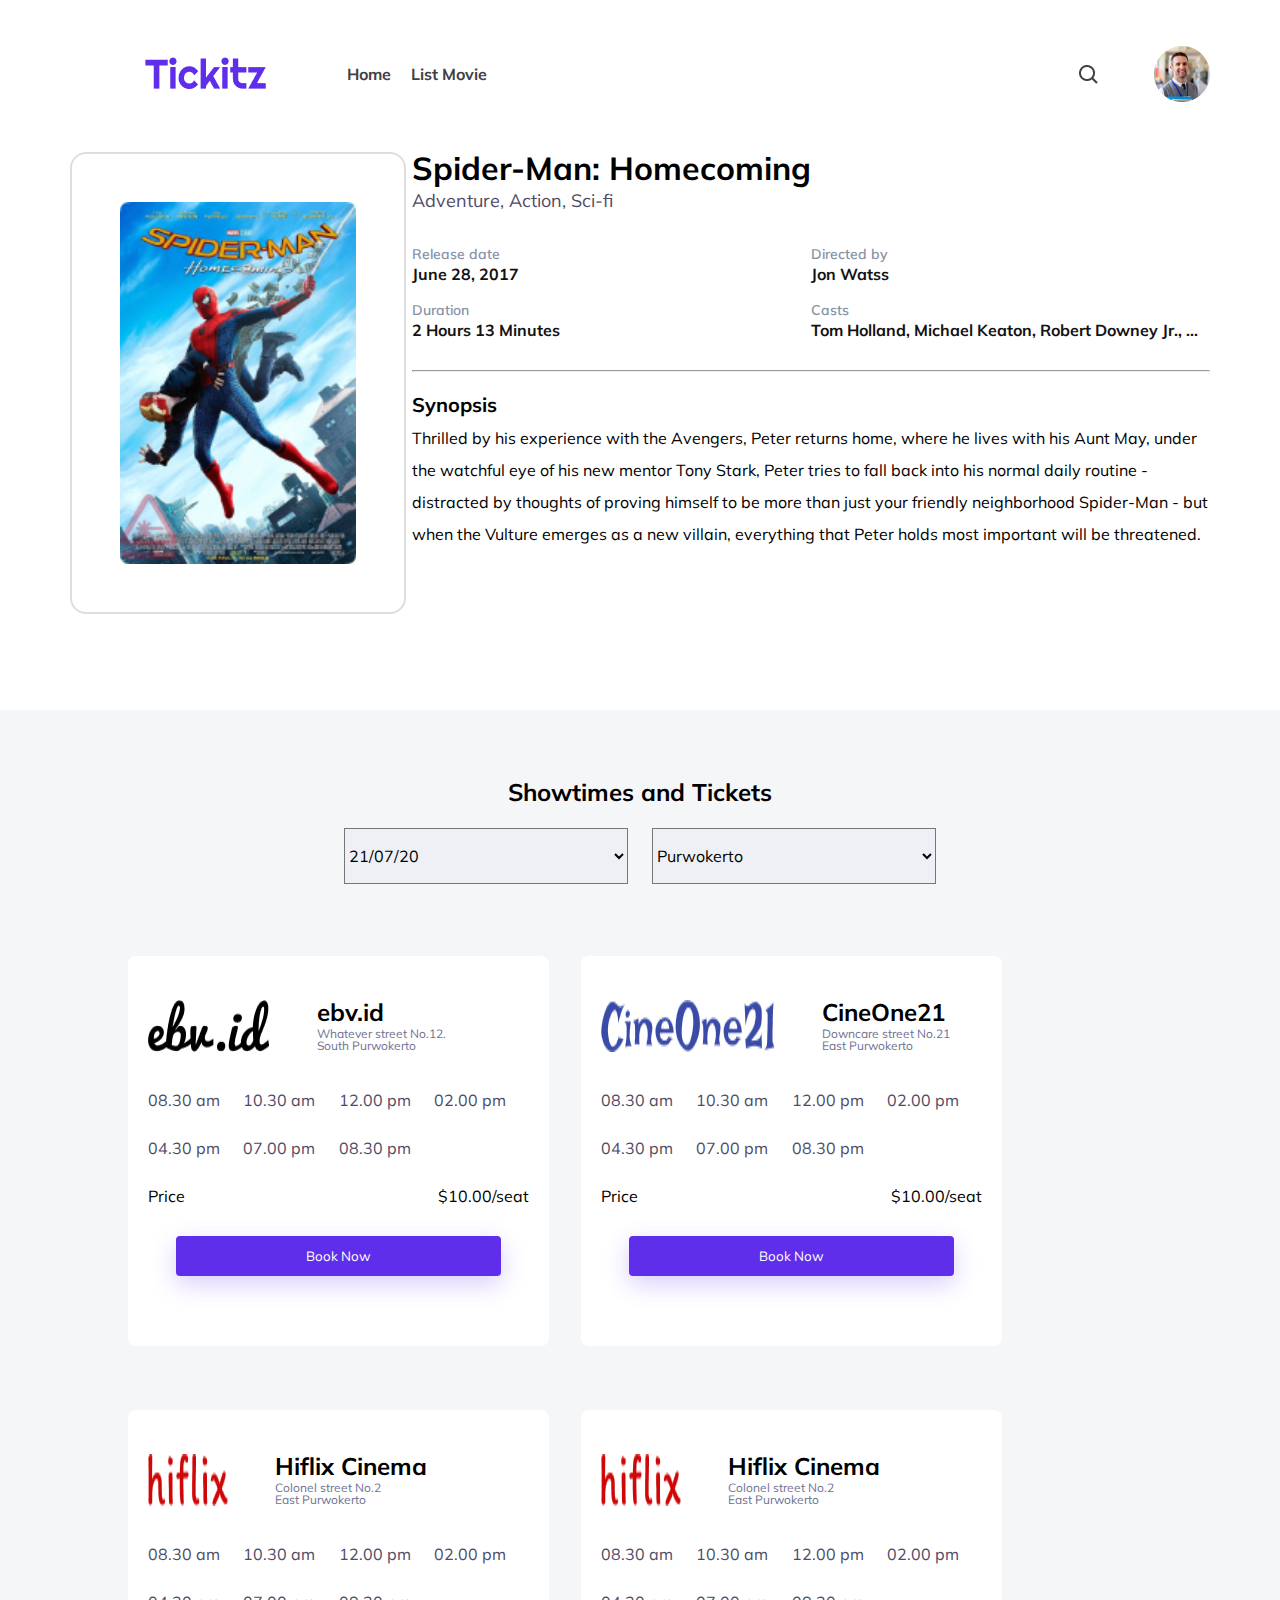
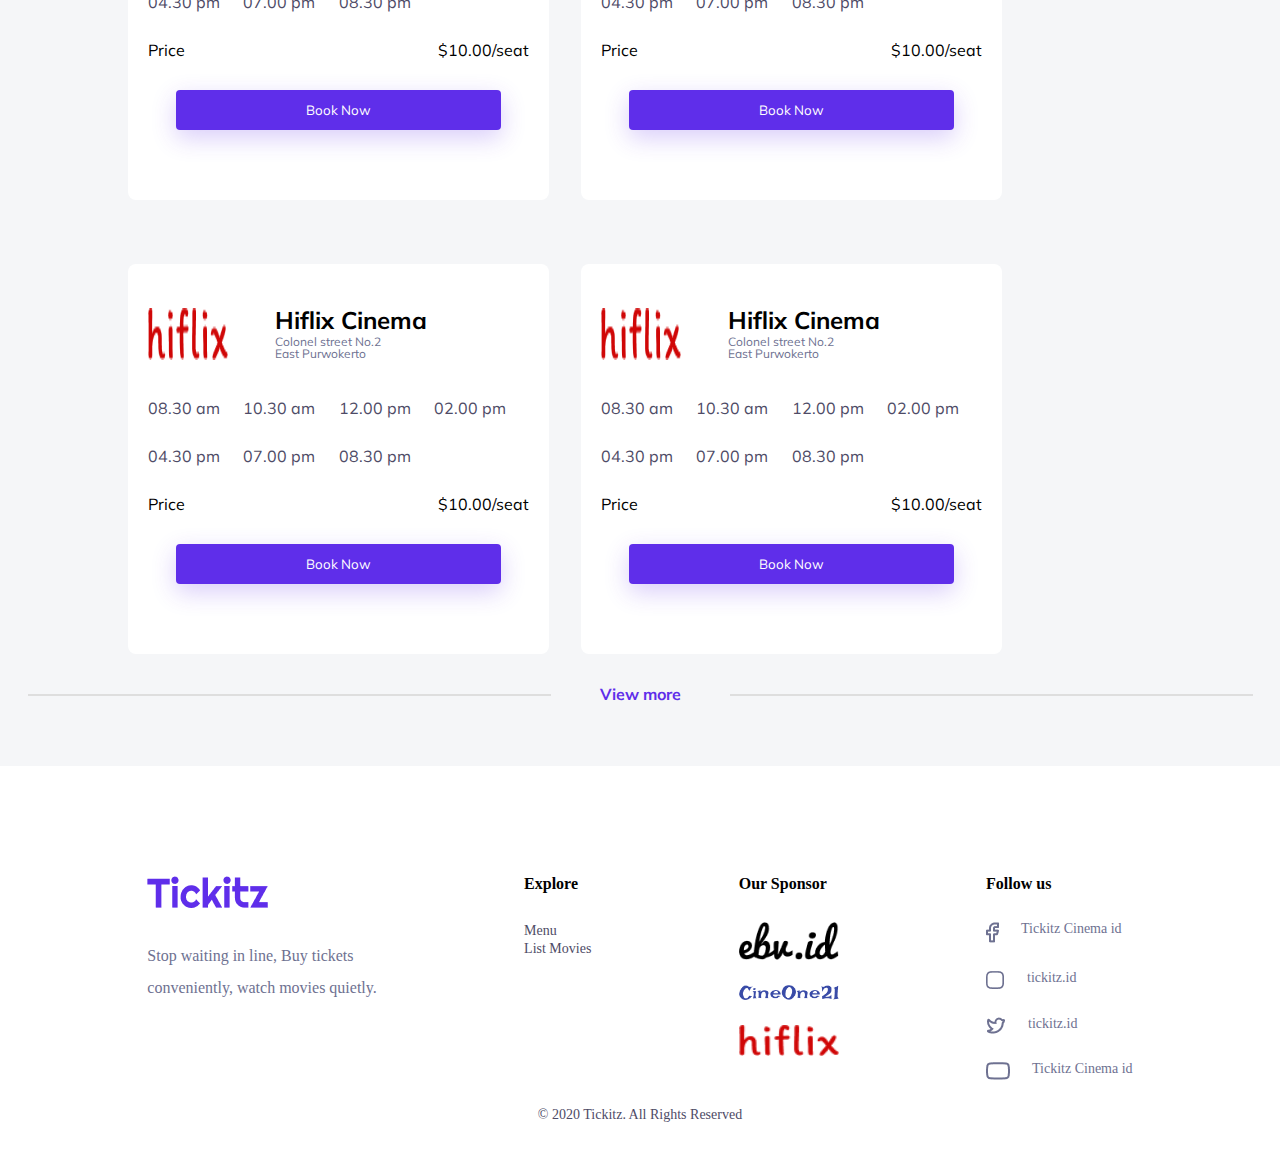
<file: detailsmovie.html>
<!DOCTYPE html>
<html lang="en">
<head>
    <meta charset="UTF-8">
    <meta name="viewport" content="width=device-width, initial-scale=1.0">
    <link rel="stylesheet" href="/css/detailsmovie.css">
    <link rel="preconnect" href="https://fonts.googleapis.com">
<link rel="preconnect" href="https://fonts.gstatic.com" crossorigin>
<link href="https://fonts.googleapis.com/css2?family=Mulish:wght@200&display=swap" rel="stylesheet">
    <title>Movie Details</title>
</head>
<body>
    <nav>
        <div class="left-section">
         <div class="logo">
             <img src="/image/Vector.png">
         </div>
         <ul class="menu">
             <li ><a href="home.html">Home</a></li>
             <li ><a href="detailsmovie.html">List Movie</a></li>
 
         </ul>
        </div>
        <div class="right-section">
         <img class="search" src="/image/search.png" >
         <img class="avatar" src="/image/Ellipse 11.png" >
        </div>
        <div class="menu-btn">
            <img src="/image/Group.png" alt="">
            
        </div>
        <ul class="menu-dropdown">
            <li><a href="home.html">Home</a></li>
            <li><a href="detailsmovie.html">List Movie</a></li>
            <li><a href="signin.html">Sign in</a></li>
            <li><a href="signup.html">Sign Up</a></li>
            <p>&#169; 2020 Tickitz. All Rights Reserved</p>
        </ul>
     </nav>
     <main class="movie-container">
        <div class="movie-logo">
            <div class="box">
                <img class="movie-banner" src="/image/movie1.png" alt="">
            </div>
        </div>
        <div class="movie-details">
            <div class="title">
                <h1>Spider-Man: Homecoming</h1>
            </div>
            <div class="genre">
                <h3>Adventure, Action, Sci-fi</h3>
            </div>
            <div class="details-container">
                <div class="details">
                    <p class="header">Release date</p>
                    <p class="caption">June 28, 2017</p>
                </div>
                <div class="details">
                    <p class="header">Directed by</p>
                    <p class="caption">Jon Watss</p>
                </div>
                <div class="details">
                    <p class="header">Duration</p>
                    <p class="caption">2 Hours 13 Minutes</p>
                </div>
                <div class="details">
                    <p class="header">Casts</p>
                    <p class="caption">Tom Holland, Michael Keaton, Robert Downey Jr., ...</p>
                </div>
            </div>
            <hr>
            <div class="synopsis">
                <p class="synopsis-title">Synopsis</p>
                <p class="caption">Thrilled by his experience with the Avengers, Peter returns home, 
                    where he lives with his Aunt May, under the watchful eye of his new mentor Tony Stark, 
                    Peter tries to fall back into his normal daily routine - distracted by thoughts of 
                    proving himself to be more than just your friendly neighborhood Spider-Man - 
                    but when the Vulture emerges as a new villain, everything that Peter holds most important 
                    will be threatened. </p>
            </div>
        </div>
     </main>

     <main class="showtime-tickets">
        <h1>Showtimes and Tickets</h1>
        <div class="date-location">
            <div class="date">
                <select name="" id="date">
                    <i class="fa fa-calendar left" aria-hidden="true"></i>
                    <option value="">21/07/20</option>
                </select>
            </div>
            <select name="Purwokerto" id="location">
                <option value="Purwokerto">Purwokerto</option>
                <option value="Sabang">Sabang</option>
                <option value="Merauke">Merauke</option>
                <option value="Bali">Bali</option></select>
        </div>
        
    <!-- studio container -->
    <div class="studio-container">
        <!-- studio 1 -->
        <div class="studio">
            <div class="studio-details"> 
                <img class="studio-img" src="/image/sponsor1.png" alt="">
                <div class="name-location">
                    <p class="studio-name">ebv.id</p>
                    <p class="studio-location">Whatever street No.12.<br> South Purwokerto</p>
                </div>
            </div>
                
           
           
       <div class="schedule"> 
        <p class="schedule-1">08.30 am</p>
        <p class="schedule-2">10.30 am</p>
        <p class="schedule-3">12.00 pm</p>
        <p class="schedule-4">02.00 pm</p>
        <p class="schedule-5">04.30 pm</p>
        <p class="schedule-6">07.00 pm</p>
        <p class="schedule-7">08.30 pm</p>
        </div>
        <div class="price">
            <p>Price</p>
            <p>$10.00/seat</p>
           </div>
            <button class="book-now">Book Now</button>
        </div>

        <!-- studio 2 -->
        <div class="studio">
            <div class="studio-details"> 
                <img class="studio-img" src="/image/sponsor2.png" alt="">
                <div class="name-location">
                    <p class="studio-name">CineOne21</p>
                    <p class="studio-location">Downcare street No.21<br> East Purwokerto</p>
                </div>
            </div>
                
           
           
       <div class="schedule"> 
        <p class="schedule-1">08.30 am</p>
        <p class="schedule-2">10.30 am</p>
        <p class="schedule-3">12.00 pm</p>
        <p class="schedule-4">02.00 pm</p>
        <p class="schedule-5">04.30 pm</p>
        <p class="schedule-6">07.00 pm</p>
        <p class="schedule-7">08.30 pm</p>
        </div>
        <div class="price">
            <p>Price</p>
            <p>$10.00/seat</p>
           </div>
            <button class="book-now">Book Now</button>
        </div>

        <!-- studio 3 -->
        <div class="studio">
            <div class="studio-details"> 
                <img class="studio-img" src="/image/sponsor3.png" alt="">
                <div class="name-location">
                    <p class="studio-name">Hiflix Cinema</p>
                    <p class="studio-location">Colonel street No.2<br> East Purwokerto</p>
                </div>
            </div>
                
           
           
       <div class="schedule"> 
        <p class="schedule-1">08.30 am</p>
        <p class="schedule-2">10.30 am</p>
        <p class="schedule-3">12.00 pm</p>
        <p class="schedule-4">02.00 pm</p>
        <p class="schedule-5">04.30 pm</p>
        <p class="schedule-6">07.00 pm</p>
        <p class="schedule-7">08.30 pm</p>
        </div>
        <div class="price">
            <p>Price</p>
            <p>$10.00/seat</p>
           </div>
            <button class="book-now">Book Now</button>
        </div>

        <!-- studio 4 -->
        <div class="studio">
            <div class="studio-details"> 
                <img class="studio-img" src="/image/sponsor3.png" alt="">
                <div class="name-location">
                    <p class="studio-name">Hiflix Cinema</p>
                    <p class="studio-location">Colonel street No.2<br> East Purwokerto</p>
                </div>
            </div>
                
        
           
       <div class="schedule"> 
        <p class="schedule-1">08.30 am</p>
        <p class="schedule-2">10.30 am</p>
        <p class="schedule-3">12.00 pm</p>
        <p class="schedule-4">02.00 pm</p>
        <p class="schedule-5">04.30 pm</p>
        <p class="schedule-6">07.00 pm</p>
        <p class="schedule-7">08.30 pm</p>
        </div>
        <div class="price">
            <p>Price</p>
            <p>$10.00/seat</p>
           </div>
            <button class="book-now">Book Now</button>
        </div>

        <!-- studio 5 -->
        <div class="studio">
            <div class="studio-details"> 
                <img class="studio-img" src="/image/sponsor3.png" alt="">
                <div class="name-location">
                    <p class="studio-name">Hiflix Cinema</p>
                    <p class="studio-location">Colonel street No.2<br> East Purwokerto</p>
                </div>
            </div>
                
           
           
       <div class="schedule"> 
        <p class="schedule-1">08.30 am</p>
        <p class="schedule-2">10.30 am</p>
        <p class="schedule-3">12.00 pm</p>
        <p class="schedule-4">02.00 pm</p>
        <p class="schedule-5">04.30 pm</p>
        <p class="schedule-6">07.00 pm</p>
        <p class="schedule-7">08.30 pm</p>
        </div>
        <div class="price">
            <p>Price</p>
            <p>$10.00/seat</p>
           </div>
            <button class="book-now">Book Now</button>
        </div>

        <!-- studio 6 -->
        <div class="studio">
            <div class="studio-details"> 
                <img class="studio-img" src="/image/sponsor3.png" alt="">
                <div class="name-location">
                    <p class="studio-name">Hiflix Cinema</p>
                    <p class="studio-location">Colonel street No.2<br> East Purwokerto</p>
                </div>
            </div>
                
           
           
       <div class="schedule"> 
        <p class="schedule-1">08.30 am</p>
        <p class="schedule-2">10.30 am</p>
        <p class="schedule-3">12.00 pm</p>
        <p class="schedule-4">02.00 pm</p>
        <p class="schedule-5">04.30 pm</p>
        <p class="schedule-6">07.00 pm</p>
        <p class="schedule-7">08.30 pm</p>
        </div>
        <div class="price">
            <p>Price</p>
            <p>$10.00/seat</p>
           </div>
            <button class="book-now">Book Now</button>
        </div>
        <!-- end of main studio container div -->
        </div>
       <a href="#" class="view-more">View more</a>
     </main>


<!-- footer -->
     <footer>
        <div class="footer">
            <div class="tickitz">
                <img src="/image/Vector.png" alt="">
                <p>Stop waiting in line, Buy tickets <br>conveniently, watch movies quietly.</p>
            </div>
            <div class="explore">
                <h3>Explore</h3>
                <a href="#">Menu</a>
                <a href="#">List Movies</a>
                </ul>
            </div>
            <div class="sponsor">
                <h3>Our Sponsor</h3>
                <img src="/image/sponsor1.png" alt="">
                <img src="/image/sponsor2.png" alt="">
                <img src="/image/sponsor3.png" alt="">
            </div>
            <div class="social-media">
                <h3>Follow us</h3>
                <div class="socmed">
                    <img src="/image/fb.png" >
                    <p>Tickitz Cinema id</p>
                </div>
                
                <div class="socmed">
                    <img src="/image/instagram.png" >
                    <p>tickitz.id</p>
                </div>
                
                <div class="socmed">
                    <img src="/image/twitter.png" >
                    <p>tickitz.id</p>
                </div>
                
                <div class="socmed">
                    <img src="/image/youtube.png" >
                    <p>Tickitz Cinema id</p>
                </div>
            </div>
        </div>
        <p class="copyright">&#169; 2020 Tickitz. All Rights Reserved</p>
        </footer>
</body>

<script>
const menuBtn = document.querySelector('.menu-btn');
const menuDropdown = document.querySelector('.menu-dropdown');

menuBtn.addEventListener('click', () => {
  menuDropdown.classList.toggle('show-dropdown');
});
</script>
</html>
</file>
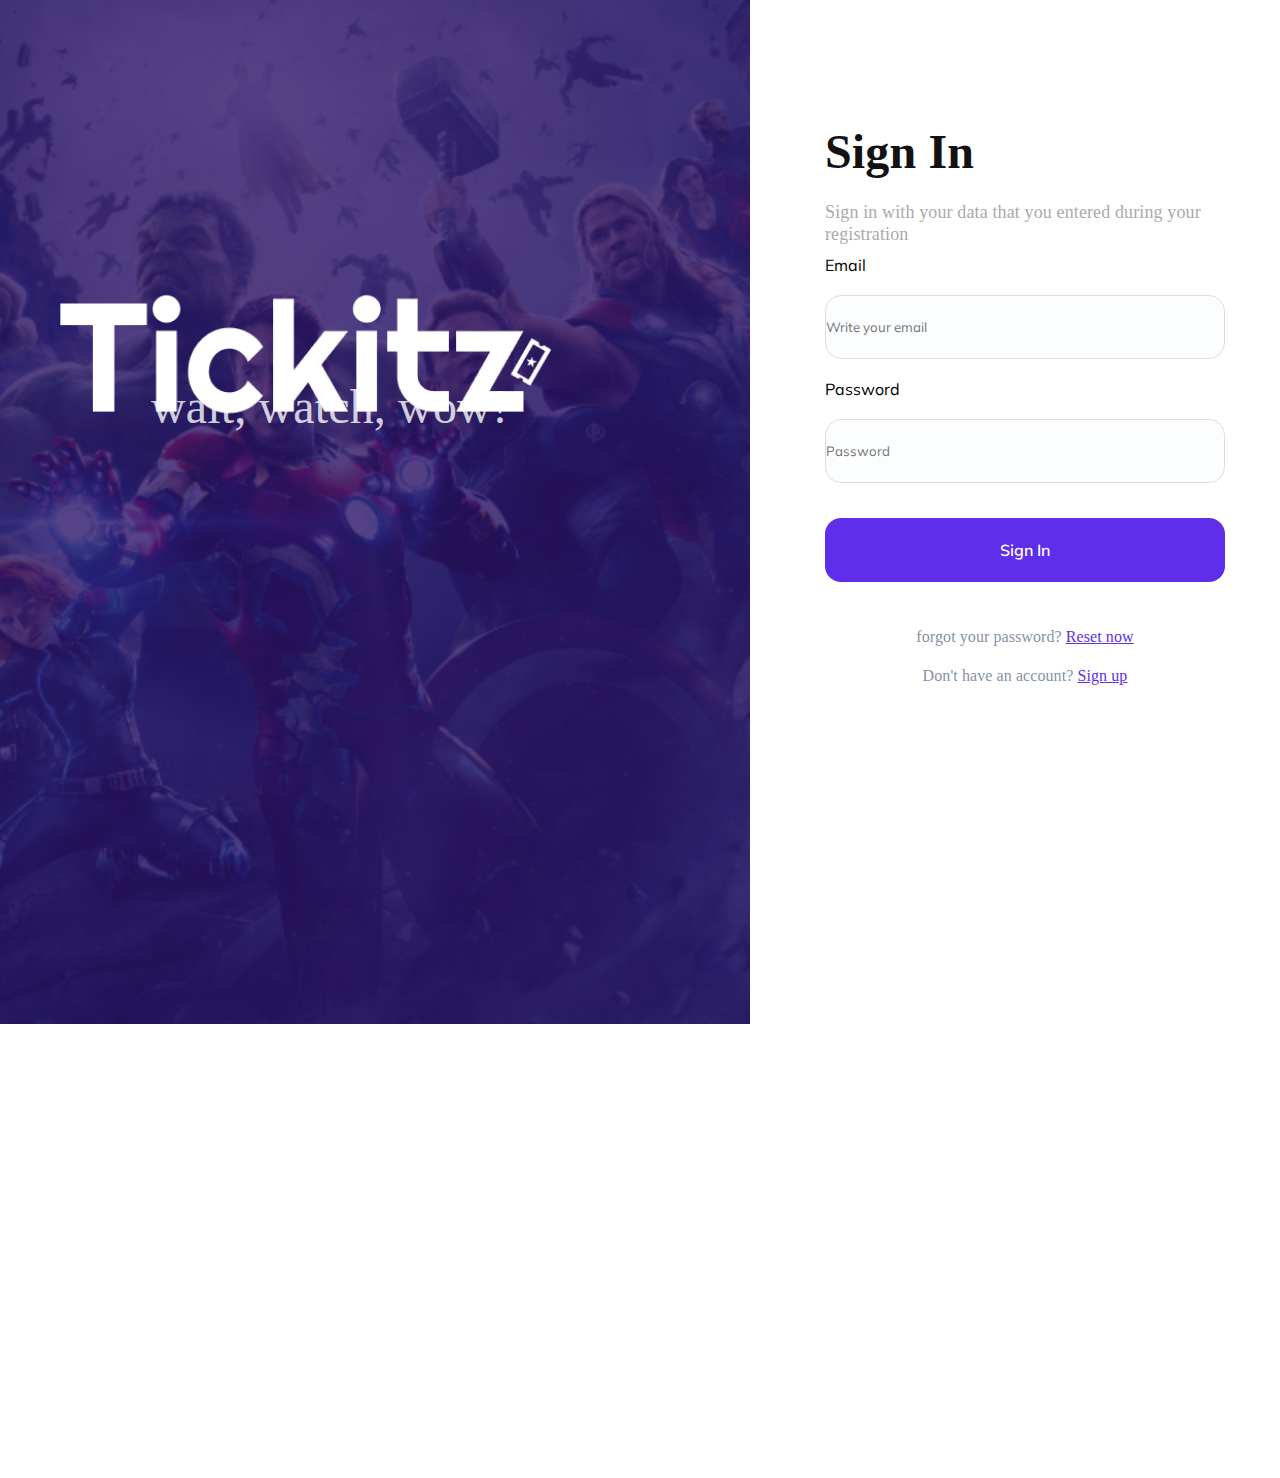
<file: signin.html>
<!DOCTYPE html>
<html lang="en">
<head>
    <meta charset="UTF-8">
    <meta name="viewport" content="width=device-width, initial-scale=1.0">
    <link rel="stylesheet" href="./css/Signin.css">
    <style>
        @import url('https://fonts.googleapis.com/css2?family=Mulish:ital,wght@0,200;0,600;1,400&display=swap');
      </style>
    <title>Sign In</title>
</head>
<body>
    <article>
        <div class="movie_bg">
            <div class="caption">
                <img class="bg" src="./image/Group 10.png" alt="#">
                <div class="main">
                    <label class="label1">wait, watch, wow!</label>
                    <img class="logo" src="./image/tickitz 1.png" alt="#">
                </div>

            </div>
        </div>
        <div class="signin-form">
            <div class="signin-txt">
                <img class="phoneLogo" src="./image/Tickitz biru.png" alt="#">
                <h2>Sign In</h2>
                <p>Sign in with your data that you entered during your registration</p>
            </div>
            <form class="newform">
                <label for="Email" class="formName">Email</label>
                <input class="formData" type="text" placeholder="Write your email">
                <label for="Password" class="formName">Password</label>
                <input class="formData" type="password" placeholder="Password">
                <button type="submit" class="signin-btn">Sign In</button>
                <p>forgot your password? <a href="#">Reset now</a></p>
                <p>Don't have an account? <a href="#">Sign up</a></p>
            </form>
        </div>
    </article>
</body>
</html>
</file>
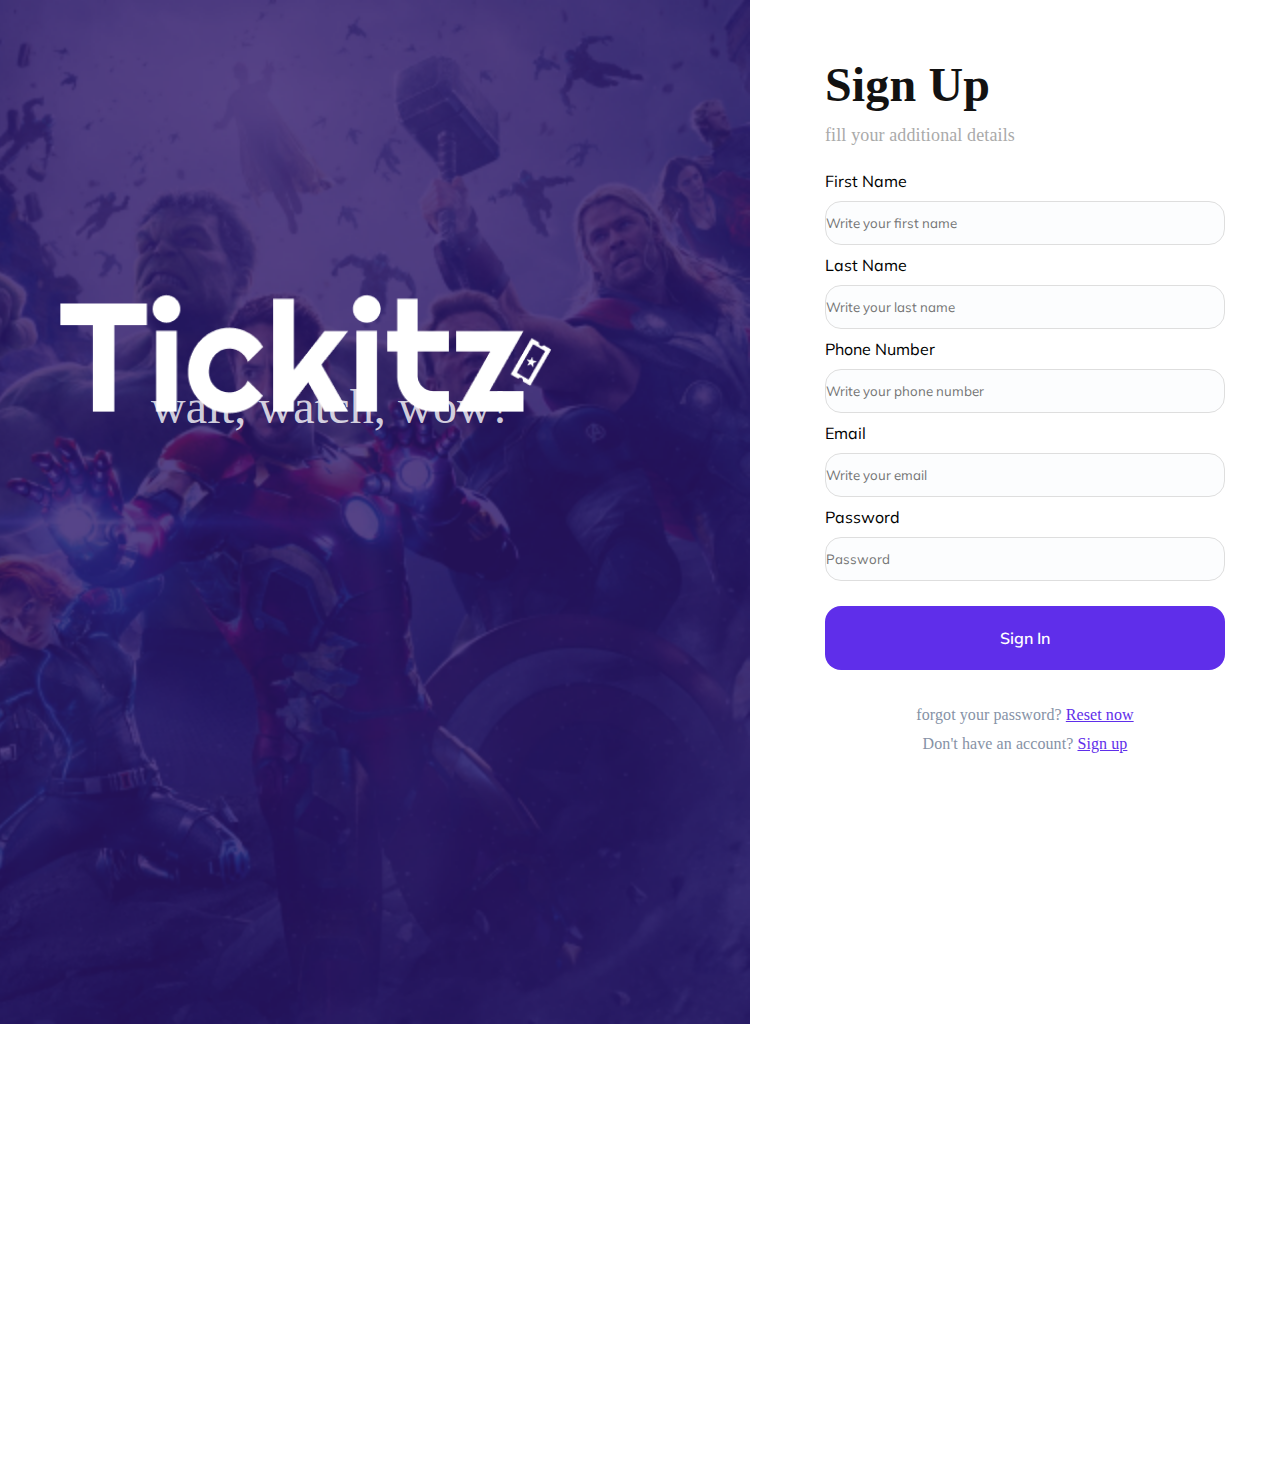
<file: signup.html>
<!DOCTYPE html>
<html lang="en">
<head>
    <meta charset="UTF-8">
    <meta name="viewport" content="width=device-width, initial-scale=1.0">
    <link rel="stylesheet" href="./css/Signup.css">
    <style>
        @import url('https://fonts.googleapis.com/css2?family=Mulish:ital,wght@0,200;0,600;1,400&display=swap');
      </style>
    <title>Sign In</title>
</head>
<body>
    <article>
        <div class="movie_bg">
            <div class="caption">
                <img class="bg" src="./image/Group 10.png" alt="#">
                <div class="main">
                    <label class="label1">wait, watch, wow!</label>
                    <img class="logo" src="./image/tickitz 1.png" alt="#">
                </div>

            </div>
        </div>
        <div class="signin-form">
            <div class="signin-txt">
                <img class="phoneLogo" src="./image/Tickitz biru.png" alt="#">
                <h2>Sign Up</h2>
                <p>fill your additional details</p>
            </div>
            <form class="newform">
                <label for="firstname" class="formName">First Name</label>
                <input class="formData" type="text" placeholder="Write your first name">
                <label for="lastname" class="formName">Last Name</label>
                <input class="formData" type="text" placeholder="Write your last name">
                <label for="Phone number" class="formName">Phone Number</label>
                <input class="formData" type="text" placeholder="Write your phone number">
                <label for="Email" class="formName">Email</label>
                <input class="formData" type="text" placeholder="Write your email">
                <label for="Password" class="formName">Password</label>
                <input class="formData" type="password" placeholder="Password">
                <button type="submit" class="signin-btn">Sign In</button>
                <p>forgot your password? <a href="#">Reset now</a></p>
                <p>Don't have an account? <a href="#">Sign up</a></p>
            </form>
        </div>
    </article>
</body>
</html>
</file>
<file: css/Signin.css>
/* image optimization */
*{
  margin: 0;
  padding: 0;
  box-sizing: border-box;
  font-family: 'Mulish', sans-serif;
}

html{
  overflow: hidden;
}

.bg{
  position: relative;
  width: 800px;
  height:1024px;
  z-index: 2;
  right: -250px;
}

.logo{
  position: fixed;
  width: 500px;
  height: 190px;
  z-index: 3;
  bottom: 450px;
}

.caption{
  position: absolute;
}

.movie_bg{
  position: relative;
  left: -300px;
  width: 800px;
  height:1024px;
}

.label1{
  z-index: 3;
  padding: 1px;
  position: relative;
  top: -650px;
  right: -450px;
  font-family: 'Inter';
  font-style: normal;
  font-weight: 400;
  font-size: 48px;
  line-height: 58px;

  /* identical to box height */
  letter-spacing: 0.003em;

  color: rgba(255, 255, 255, 0.8);
}

article{
  display: flex;
  flex-direction: row;
}

.signin-form{
  width: fit-content;
  background-color: #fff;
  padding: 0 25px 0 25px;
  gap: 10px;
  margin-bottom: 20%;
  right: -50px;
  position:sticky;
  display: flex;
  flex-direction: column;
  justify-content: center;
  z-index: 7;
}

.signin-txt>h2{
  font-family: 'Inter';
  font-style: normal;
  font-weight: 600;
  font-size: 48px;
  line-height: 58px;

  /* identical to box height */
  letter-spacing: 0.003em;

  color: #121212;
}

.signin-txt{
  display: flex;
  flex-direction: column;
  gap: 20px;
}
.signin-txt>p{
  width: 396px;
  height: 44px;
  left: 883px;
  top: 246px;
  font-family: 'Inter';
  font-style: normal;
  font-weight: 400;
  font-size: 18px;
  line-height: 22px;
  letter-spacing: 0.007em;

  color: #AAAAAA;
}

.formData{
  box-sizing: border-box;
  width: 400px;
  height: 64px;
  left: 0%;
  right: 0%;
  top: 34.02%;
  bottom: 0%;

  background: #FCFDFE;

  /* Border and Line */
  border: 1px solid #DEDEDE;
  border-radius: 16px;
}

.signin-btn{
  text-align: center;
  position: relative;
  display: block;
  width: 400px;
  margin: auto;
  height: 64px;
  bottom: -15px;
  text-decoration: none;
  padding: 0.6rem 2.6rem 0.6rem 2.6rem;
  background-color: #5F2EEA;
  color: #fff;
  border: none;
  outline: none;
  border-radius: 16px;
  font-size: 16px;
  font-style: normal;
  font-weight: 600;
  line-height: 20px;
}

form{
  position: relative;
  display: flex;
  flex-direction: column;
  gap: 20px;
}

form>p{
  position: relative;
  bottom: -40px;
  font-family: 'Inter';
  font-style: normal;
  font-weight: 500;
  font-size: 16px;
  line-height: 19px;
  text-align: center;
  letter-spacing: 0.005em;

  color: #8692A6;
}

form>p a{
  position: relative;
  font-family: 'Inter';
  font-style: normal;
  font-weight: 500;
  font-size: 16px;
  line-height: 19px;
  text-align: center;
  letter-spacing: 0.005em;
  color: #5F2EEA;
  text-decoration: underline;
}

.main{
  display: block;
  width: 450px;
  height: 450px;
  position:absolute;
}

.phoneLogo{
  width: 78.73px;
  height: 20.23;
  display: none;
}

@media only screen and (max-width: 567px) {
  .phoneLogo{
    display: block;
  }
  .signin-form{
  margin-bottom: 50%;
}
}
</file>
<file: css/Signup.css>
/* image optimization */
*{
  margin: 0;
  padding: 0;
  box-sizing: border-box;
  font-family: 'Mulish', sans-serif;
}

html{
  overflow: hidden;
}

.bg{
  position: relative;
  width: 800px;
  height:1024px;
  z-index: 2;
  right: -250px;
}

.logo{
  position: fixed;
  width: 500px;
  height: 190px;
  z-index: 3;
  bottom: 450px;
}

.caption{
  position: absolute;
}

.movie_bg{
  position: relative;
  left: -300px;
  width: 800px;
  height:1024px;
}

.label1{
  z-index: 3;
  padding: 1px;
  position: relative;
  top: -650px;
  right: -450px;
  font-family: 'Inter';
  font-style: normal;
  font-weight: 400;
  font-size: 48px;
  line-height: 58px;

  /* identical to box height */
  letter-spacing: 0.003em;

  color: rgba(255, 255, 255, 0.8);
}

article{
  display: flex;
  flex-direction: row;
}

.signin-form{
  width: fit-content;
  background-color: #fff;
  padding: 0 25px 0 25px;
  gap: 3px;
  margin-bottom: 20%;
  right: -50px;
  position:sticky;
  display: flex;
  flex-direction: column;
  justify-content: center;
  z-index: 7;
}

.signin-txt>h2{
  font-family: 'Inter';
  font-style: normal;
  font-weight: 600;
  font-size: 48px;
  line-height: 58px;

  /* identical to box height */
  letter-spacing: 0.003em;

  color: #121212;
}

.signin-txt{
  display: flex;
  flex-direction: column;
  gap: 10px;
}
.signin-txt>p{
  width: 396px;
  height: 44px;
  left: 883px;
  top: 246px;
  font-family: 'Inter';
  font-style: normal;
  font-weight: 400;
  font-size: 18px;
  line-height: 22px;
  letter-spacing: 0.007em;

  color: #AAAAAA;
}

.formData{
  box-sizing: border-box;
  width: 400px;
  height: 44px;
  left: 0%;
  right: 0%;
  top: 34.02%;
  bottom: 0%;

  background: #FCFDFE;

  /* Border and Line */
  border: 1px solid #DEDEDE;
  border-radius: 16px;
}

.signin-btn{
  text-align: center;
  position: relative;
  display: block;
  width: 400px;
  margin: auto;
  height: 64px;
  bottom: -15px;
  text-decoration: none;
  padding: 0.6rem 2.6rem 0.6rem 2.6rem;
  background-color: #5F2EEA;
  color: #fff;
  border: none;
  outline: none;
  border-radius: 16px;
  font-size: 16px;
  font-style: normal;
  font-weight: 600;
  line-height: 20px;
}

form{
  position: relative;
  display: flex;
  flex-direction: column;
  gap: 10px;
}

form>p{
  position: relative;
  bottom: -40px;
  font-family: 'Inter';
  font-style: normal;
  font-weight: 500;
  font-size: 16px;
  line-height: 19px;
  text-align: center;
  letter-spacing: 0.005em;

  color: #8692A6;
}

form>p a{
  position: relative;
  font-family: 'Inter';
  font-style: normal;
  font-weight: 500;
  font-size: 16px;
  line-height: 19px;
  text-align: center;
  letter-spacing: 0.005em;
  color: #5F2EEA;
  text-decoration: underline;
}

.main{
  display: block;
  width: 450px;
  height: 450px;
  position:absolute;
}

.phoneLogo{
  width: 78.73px;
  height: 20.23;
  display: none;
}

@media only screen and (max-width: 567px) {
  .phoneLogo{
    display: block;
  }
  .signin-form{
  margin-bottom: 50%;
}
}
</file>
<file: css/detailsmovie.css>
/* http://meyerweb.com/eric/tools/css/reset/ 
   v2.0 | 20110126
   License: none (public domain)
*/

html, body, div, span, applet, object, iframe,
h1, h2, h3, h4, h5, h6, p, blockquote, pre,
a, abbr, acronym, address, big, cite, code,
del, dfn, em, img, ins, kbd, q, s, samp,
small, strike, strong, sub, sup, tt, var,
b, u, i, center,
dl, dt, dd, ol, ul, li,
fieldset, form, label, legend,
table, caption, tbody, tfoot, thead, tr, th, td,
article, aside, canvas, details, embed, 
figure, figcaption, footer, header, hgroup, 
menu, nav, output, ruby, section, summary,
time, mark, audio, video {
	margin: 0;
	padding: 0;
	border: 0;
	font-size: 100%;
	font: inherit;
	vertical-align: baseline;
}
/* HTML5 display-role reset for older browsers */
article, aside, details, figcaption, figure, 
footer, header, hgroup, menu, nav, section {
	display: block;
}
body {
	line-height: 1;
}
ol, ul {
	list-style: none;
}
blockquote, q {
	quotes: none;
}
blockquote:before, blockquote:after,
q:before, q:after {
	content: '';
	content: none;
}
table {
	border-collapse: collapse;
	border-spacing: 0;
}

* {
    font-family: 'Mulish', sans-serif;
}

/* navbar */
.menu-dropdown {
    display: none;
  }
  
.menu-btn {
    display: none;
  }
  
nav {
    display: flex;
    flex-direction: row ;
    justify-content: space-between;
    background-color: #FFFFFF;
    padding: 10px;
    margin-top: 36px;
}

.left-section {
    display: flex;
    align-items: center;
}

.logo img {
    width: 120 px;
    height: 100%;
    margin-left: 135px;
}
.menu {
    list-style: none;
    display: flex;
    gap: 20px;
    margin-left: 81px;
  }
  
.menu li a {
    text-decoration: none;
    color: #414141;
    font-weight: bold;
    font-family: 'Mulish', sans-serif;
  }
  .right-section {
    display: flex;
    align-items: center;
  }

.right-section .avatar {
    width: 56px;
    height: 56px;
    margin-left: 56px;
    margin-right: 60px;
}


/* movie container */
.movie-container {
    display: flex;
    flex-direction: row;
    margin-top: 40px;
    padding-bottom: 96px;
}

.movie-container .movie-logo {
    width: 30%;
    margin-left: 70px;
}

.movie-logo .box {
    width: 332px;
    height: 458px;
    border: 2px solid #dedede;
    display: flex;
    align-items: center;
    justify-content: center;
    border-radius: 16px;
}

.movie-banner{
    height: 362px;
    width: 236px;
}
.movie-details {
    width: 70%;
    margin-right: 70px;
}

.movie-details .title {
    font-size: 32px;
    font-weight: bolder;
    margin-bottom: 8px;
}
.genre h3 {
    font-size: 18px;
    color: #4E4B66;
    margin-bottom: 32px;
}

.details-container {
    display: flex;
    flex-direction: row;
    flex-wrap: wrap;
    margin-bottom: 16px;
}

.details {
    flex-basis: 50%;
}

.details .header {
    font-size: 14px;
    color: #8692A6;
    line-height: 24px;
    font-weight: 600;
}

.details .caption {
    font-size: 16px;
    color: #121212;
    font-weight: bold;
    padding-bottom: 16px;
}

.synopsis {
    margin-top: 16px;
}

.synopsis-title {
    color: black;
    font-size: 20px;
    font-weight: bold;
    line-height: 34px;
}

.synopsis .caption {
    line-height: 32px;
    font-size: 16px;
    font-weight: 400;
}

/* SHOWTIME TICKETS */
.showtime-tickets {
    background-color: #F5F6F8;
    display: flex;
    flex-direction: column;
    align-items: center;
    justify-self: center;
}

.showtime-tickets h1 {
    font-size: 24px;
    color: black;
    padding: 24px;
    padding-top: 70px;
    font-weight: bolder;
}
.date-location {
    display: flex;
    flex-direction: row;
    gap: 24px;
    margin-bottom: 72px;
}

.date-location #date{
    width: 284px;
    height: 56px;
    background-color: #EFF0F6;
    font-family: 'Mulish', sans-serif;
    font-size: 16px;
}


.date-location #location {
    width: 284px;
    height: 56px;
    background-color: #EFF0F6;
    font-family: 'Mulish', sans-serif;
    font-size: 16px;
}
.studio-container{
    display: flex;
    flex-direction: row;
    flex-wrap: wrap;
    width: 80%;
    margin-left: 10%;
    margin-right: 10%;
    gap: 32px;
    align-items: center;
    align-content: center;
}
.studio-details {
    display: flex;
    flex-direction: row;
    padding-bottom: 24px;
}
.name-location {
    display: flex;
    flex-direction: column;
}
.studio-img {
    margin-right: 47px;
    margin-top: 24px;
    height: auto;
    width: auto;
}
.studio{
    display: flex;
    flex-direction: column;
    margin-bottom: 32px;
    width: 381px;
    height: 350px;
    border-radius: 8px;
    padding: 20px;
    background-color: #FFFFFF;
}
.studio-name {
    font-weight: bold;
    font-size: 24px;
    margin-bottom: 4px;
    margin-top: 24px;
}

.studio-location {
    font-size: 12px;
    color: #6E7191;
}

.schedule {
    display: flex;
    flex-direction: row;
    flex-wrap: wrap;
    margin-top: 16px;

}
.schedule p {
    flex-basis: 25%;
    color: #4E4B66;
    margin-bottom: 32px;
}

.price{
    display: flex;
    flex-direction: row;
    justify-content: space-between;
}

.book-now {
    margin-top: 32px;
    background-color: #5F2EEA;
    height: 40px;
    width: 325px;
    color: white;
    border-radius: 4px;
    box-shadow: 0px 8px 24px rgba(95, 46, 234, 0.24);
    align-self: center;
    border: none;
}

.book-now:hover{
    cursor: pointer;
}

.view-more {
    position: relative;
    color: #5F2EEA;
    margin-bottom: 64px;
    text-decoration: none;
    font-weight: bolder;
}

.view-more:before{
    content:" ";
    display: block;
    height: 2px;
    width: 523px;
    position: absolute;
    top: 50%;
    left: 130px;
    background: #DEDEDE;
}

.view-more:after {
    content: "";
    display: block;
    width: 523px;
    height: 2px;
    background: #DEDEDE;
    right: 130px;
    top: 50%;
    position: absolute;
}

/* footer */

.footer {
    display: flex;
    flex-direction: row;
    justify-content: space-evenly;
    padding-top: 110px;
}

.tickitz p{
    color: #6E7191;
    font-size: 16px;
    line-height: 32px;
    margin-top: 29px;
}

.footer h3 {
    color: black;
    font-size: 16px;
    font-weight: bolder;
    margin-bottom: 30px;
}

.explore {
    display: flex;
    flex-direction: column;
}
.explore .menu {
    display: flex;
    flex-direction: column;
}

.explore a {
    text-decoration: none;
    font-size: 14px;
    color: #4E4B66;
    line-height: 18px;
}

.sponsor {
    display: flex;
    flex-direction: column;
   
}
.sponsor img {
    height: auto;
    width: 100px;
    margin-bottom: 25px;
}

.socmed {
    display: flex;
    flex-direction: row;
    margin-bottom: 28px;
}

.socmed p {
    margin-left: 22px;
    font-size: 14px;
    color: #6E7191;
}

footer .copyright {
    text-align: center;
    margin-bottom: 47px;
    font-size: 14px;
    color: #4E4B66;
}

@media screen and (max-width:500px) {
    /* NAVBAR SECTION */
    .logo img {
        margin-left: 24px;
    }
    .menu {
        display: none;
    }
    .right-section {
        display: none;
    }
    .menu-btn {
        margin-right: 39px;
        cursor: pointer;
        display: block;
    }
    .menu-dropdown {
        display: none;
        width: 100%;
        background-color: #FFFFFF;
        position:absolute;
        top: 15%;
      }
    .menu-dropdown.show-dropdown {
        display: block;
      }
    .menu-dropdown li, .menu-dropdown p {
        display: block;
        text-align: center;
        font-size: 16px;
        font-family: 'Mulish', sans-serif;
        text-decoration: none;
        border: 1px solid #DEDEDE;
        padding-top: 16px;
        padding-bottom: 16px;
        font-weight: bold;
        color: black;

    }
    li a {
        text-decoration: none;
    }
/* 
    MOVIE CONTAINER SECTION */
    .movie-container{
        display: flex;
        flex-direction: column;
        align-items: center;
        align-content: center;
   
    }

    .movie-container .movie-logo {
        margin-left: 0;
        margin-right: 25%;
  
        margin-bottom: 32px;
    }
    .movie-logo .box {
        width: 223px;
        height: 308px;
    }
    .box .movie-banner{
        width: auto;
        height: auto;
    }
    .movie-details{
        display: flex;
        flex-direction: column;
    }
    .title h1 {
        font-size: 20px;
        text-align: center;
    }

    .genre h3 {
        font-size: 16px;
        text-align: center;
    }

    .details-container .details .header {
        font-size: 13px;
    }

    .details-container .details p {
        font-size: 16px;
        line-height: 28px;
    }

    .date-location {
        display: flex;
        flex-direction: column;
    }

    .studio:nth-child(n+3) {
        display: none;
    }
    .view-more:after {
        width: 95px;
    }

    .view-more::before{
        width: 95px;
    }
    
    .footer {
        display: flex;
        flex-direction: column;
        margin-left: 25px;
    }
    .sponsor{
        flex-direction: row;
    }
    .social-media{
        flex-direction: row;
        display: flex;
    }
    .social-media .socmed p {
        display: none;
    }
}
</file>
